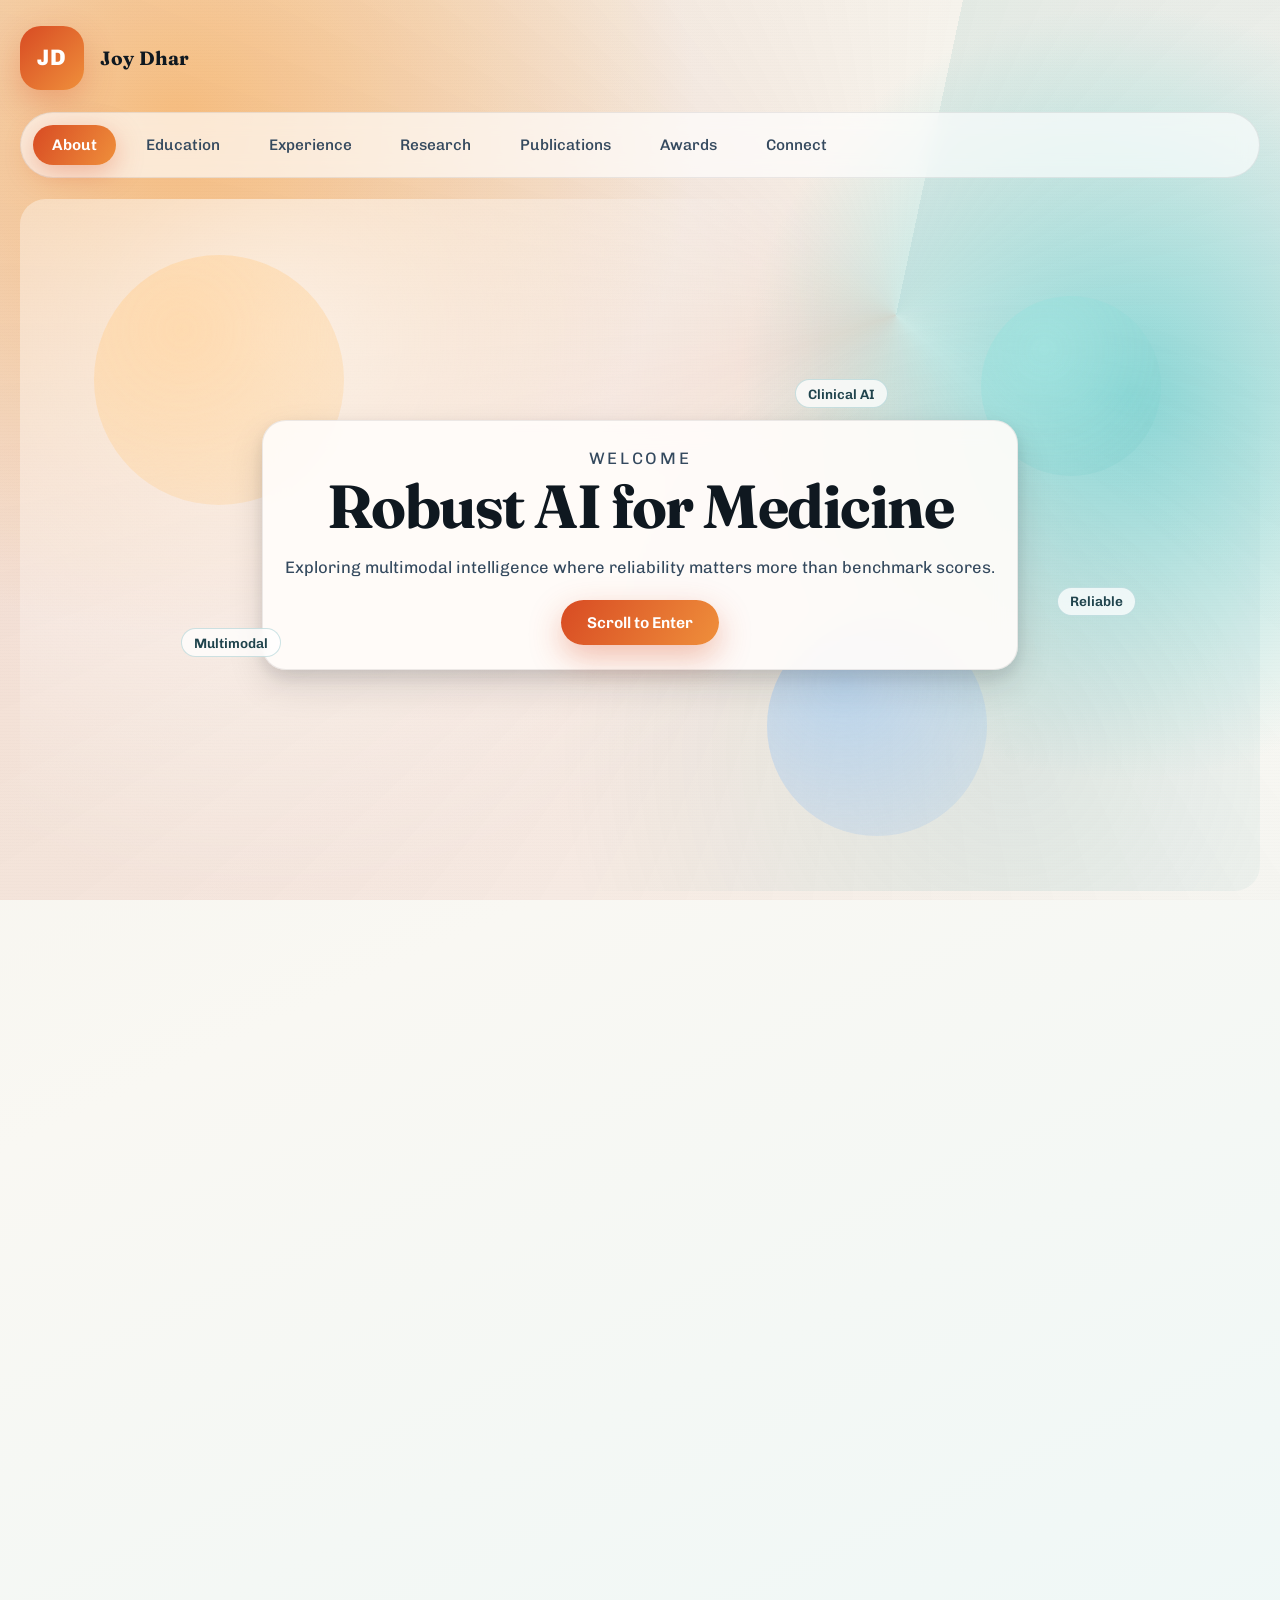
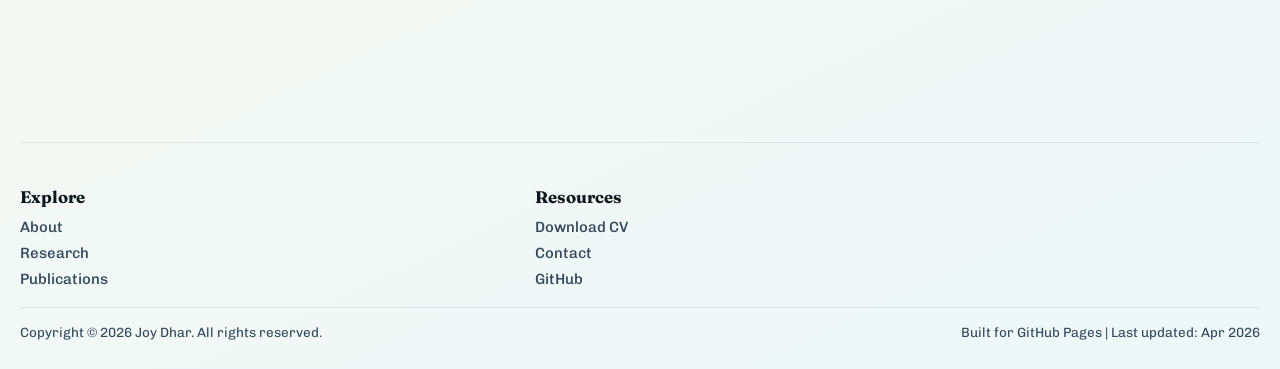
<file: index.html>
<!DOCTYPE html>
<html lang="en">
<head>
  <meta charset="UTF-8">
  <meta name="viewport" content="width=device-width, initial-scale=1.0">
  <meta name="description" content="Joy Dhar | Deep Learning Researcher and Ph.D. Scholar">
  <title>Joy Dhar | About</title>
  <link rel="preconnect" href="https://fonts.googleapis.com">
  <link rel="preconnect" href="https://fonts.gstatic.com" crossorigin>
  <link href="https://fonts.googleapis.com/css2?family=Chivo:wght@400;600;800&family=Fraunces:opsz,wght@9..144,500;9..144,700&display=swap" rel="stylesheet">
  <link rel="stylesheet" href="styles.css">
</head>
<body class="page-about">
  <div class="atmosphere"></div>
  <div class="grain-layer"></div>

  <header class="site-header">
    <a class="brand-mark" href="index.html" aria-label="Home">JD</a>
    <a class="brand-wordmark" href="index.html">Joy Dhar</a>
    <button class="menu-toggle" aria-label="Toggle navigation menu" aria-expanded="false">
      <span class="hamburger"></span>
    </button>
  </header>

  <nav class="tab-nav" aria-label="Portfolio sections">
    <a class="tab-link active" href="index.html">About</a>
    <a class="tab-link" href="education.html">Education</a>
    <a class="tab-link" href="experience.html">Experience</a>
    <a class="tab-link" href="research.html">Research</a>
    <a class="tab-link" href="publications.html">Publications</a>
    <a class="tab-link" href="awards.html">Awards</a>
    <a class="tab-link" href="connect.html">Connect</a>
  </nav>

  <main class="page-shell home-shell">
    <section class="opening-stage" id="opening-stage" aria-label="Welcome section">
      <div class="opening-surface card">
        <p class="section-label">Welcome</p>
        <h2>Robust AI for Medicine</h2>
        <p>Exploring multimodal intelligence where reliability matters more than benchmark scores.</p>
        <a class="scroll-cue" href="#home-content">Scroll to Enter</a>
      </div>

      <span class="opening-orb orb-a" aria-hidden="true"></span>
      <span class="opening-orb orb-b" aria-hidden="true"></span>
      <span class="opening-orb orb-c" aria-hidden="true"></span>
      <span class="opening-chip chip-1" aria-hidden="true">Multimodal</span>
      <span class="opening-chip chip-2" aria-hidden="true">Reliable</span>
      <span class="opening-chip chip-3" aria-hidden="true">Clinical AI</span>
    </section>

    <section id="home-content" class="home-content">
      <section class="hero card reveal">
        <p class="section-label">Profile</p>
        <h2>Building trustworthy AI where clinical reality is noisy, multimodal, and high-stakes.</h2>
        <p>
          I work on heterogeneous medical data that spans imaging, multi-omics, electronic health records,
          and temporal signals. My primary goal is to build reliable models that remain robust under distribution shift,
          adversarial noise, and data scarcity while staying computationally viable for real-world healthcare systems.
        </p>
      </section>

      <section class="grid-two reveal">
        <article class="card">
          <h3>Current Focus</h3>
          <ul>
            <li>Multimodal representation learning for medical analysis</li>
            <li>Adversarial and empirical robustness benchmarking</li>
            <li>Efficient architectures for resource-constrained deployment</li>
            <li>Self-supervised and generative design for healthcare AI</li>
          </ul>
        </article>

        <article class="card">
          <h3>Tooling</h3>
          <p><strong>Languages:</strong> Python, C/C++, Java, C#, PHP, MATLAB</p>
          <p><strong>ML Stack:</strong> TensorFlow, Keras, PyTorch, scikit-learn</p>
          <p><strong>Data Stack:</strong> NumPy, Pandas, OpenCV, SciPy</p>
          <p><strong>Workflow:</strong> Jupyter, Colab, LaTeX, VS Code, Kaggle</p>
        </article>
      </section>

      <section class="spotlight reveal">
        <article class="card">
          <p class="section-label">Research Mission</p>
          <h3>From lab-grade performance to clinically dependable AI.</h3>
          <p>
            The work emphasizes model behavior under uncertainty and practical transferability,
            so systems can move from benchmark success to resilient clinical utility.
          </p>
        </article>
      </section>
    </section>
  </main>

  <footer class="site-footer" aria-label="Site footer">
    <div class="footer-grid">
      <section class="footer-block">
        <p class="footer-title">Explore</p>
        <a href="index.html">About</a>
        <a href="research.html">Research</a>
        <a href="publications.html">Publications</a>
      </section>

      <section class="footer-block">
        <p class="footer-title">Resources</p>
        <a href="Joy_Dhar_CV.pdf" target="_blank" rel="noopener noreferrer">Download CV</a>
        <a href="connect.html">Contact</a>
        <a href="https://github.com/misti1203" target="_blank" rel="noopener noreferrer">GitHub</a>
      </section>
    </div>

    <div class="footer-meta">
      <p>Copyright &copy; <span class="current-year">2026</span> Joy Dhar. All rights reserved.</p>
      <p>Built for GitHub Pages | Last updated: Apr 2026</p>
    </div>
  </footer>

  <script src="script.js"></script>
</body>
</html>
</file>
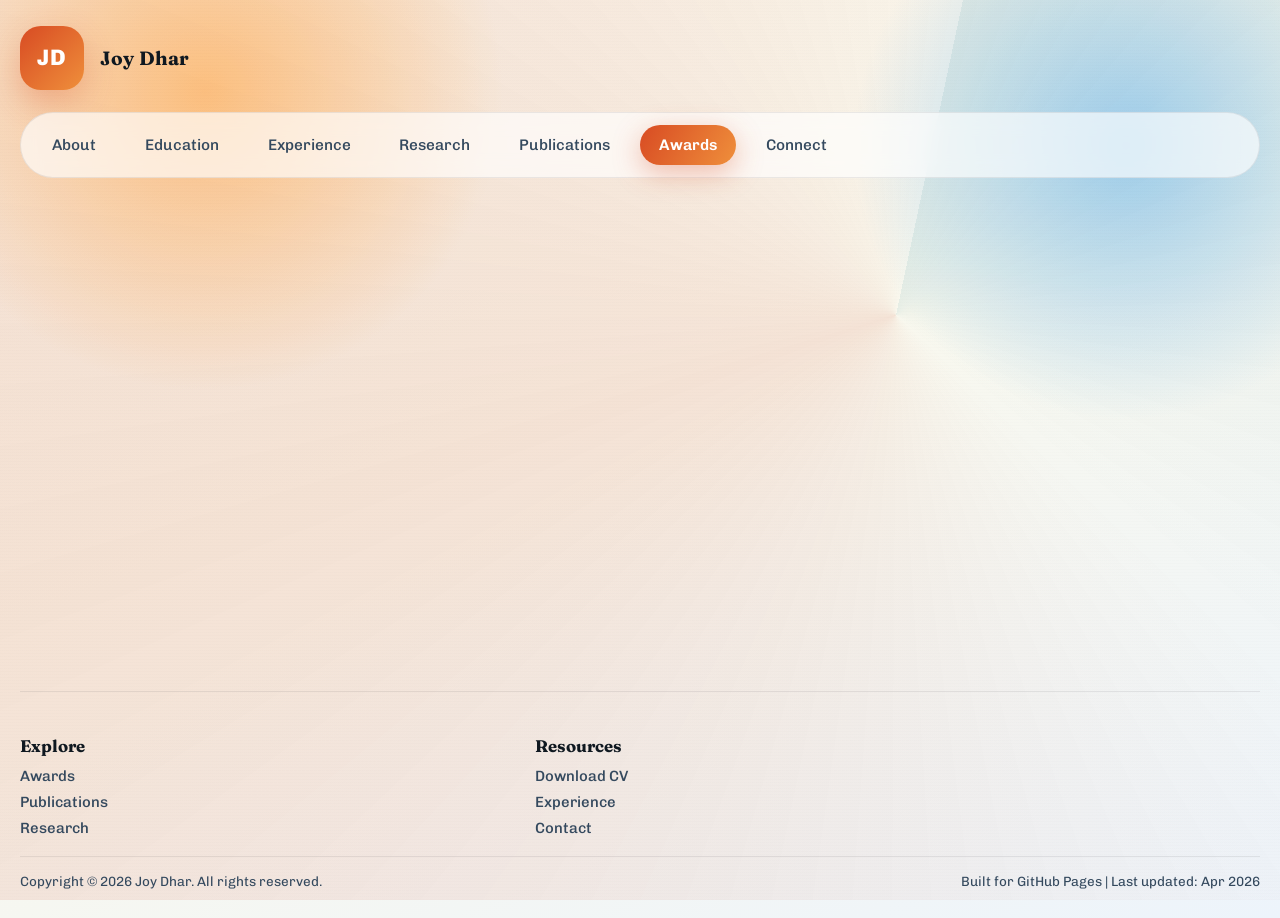
<file: awards.html>
<!DOCTYPE html>
<html lang="en">
<head>
  <meta charset="UTF-8">
  <meta name="viewport" content="width=device-width, initial-scale=1.0">
  <meta name="description" content="Joy Dhar | Awards">
  <title>Joy Dhar | Awards</title>
  <link rel="preconnect" href="https://fonts.googleapis.com">
  <link rel="preconnect" href="https://fonts.gstatic.com" crossorigin>
  <link href="https://fonts.googleapis.com/css2?family=Chivo:wght@400;600;800&family=Fraunces:opsz,wght@9..144,500;9..144,700&display=swap" rel="stylesheet">
  <link rel="stylesheet" href="styles.css">
</head>
<body class="page-awards">
  <div class="atmosphere"></div>
  <div class="grain-layer"></div>

  <header class="site-header">
    <a class="brand-mark" href="index.html" aria-label="Home">JD</a>
    <a class="brand-wordmark" href="index.html">Joy Dhar</a>
    <button class="menu-toggle" aria-label="Toggle navigation menu" aria-expanded="false">
      <span class="hamburger"></span>
    </button>
  </header>

  <nav class="tab-nav" aria-label="Portfolio sections">
    <a class="tab-link" href="index.html">About</a>
    <a class="tab-link" href="education.html">Education</a>
    <a class="tab-link" href="experience.html">Experience</a>
    <a class="tab-link" href="research.html">Research</a>
    <a class="tab-link" href="publications.html">Publications</a>
    <a class="tab-link active" href="awards.html">Awards</a>
    <a class="tab-link" href="connect.html">Connect</a>
  </nav>

  <main class="page-shell">
    <section class="hero card reveal">
      <p class="section-label">Highlights</p>
      <h2>Recognition for research excellence, innovation, and technical competition performance.</h2>
      <p>These achievements mark contributions that bridge research quality with practical implementation capability.</p>
    </section>

    <section class="grid-three reveal">
      <article class="card">
        <h3>ANRF Travel Fund</h3>
        <p class="meta">WACV 2025</p>
        <p>Awarded support for international conference participation.</p>
      </article>
      <article class="card">
        <h3>IEEE VIP Cup Winner</h3>
        <p class="meta">ICIP 2024</p>
        <p>Recognized for competitive excellence in vision and image processing challenge.</p>
      </article>
      <article class="card">
        <h3>IBM India TGMC Finalist</h3>
        <p class="meta">2011</p>
        <p>Finalist distinction in a large-scale technical innovation competition.</p>
      </article>
    </section>
  </main>

  <footer class="site-footer" aria-label="Site footer">
    <div class="footer-grid">

      <section class="footer-block">
        <p class="footer-title">Explore</p>
        <a href="awards.html">Awards</a>
        <a href="publications.html">Publications</a>
        <a href="research.html">Research</a>
      </section>

      <section class="footer-block">
        <p class="footer-title">Resources</p>
        <a href="Joy_Dhar_CV.pdf" target="_blank" rel="noopener noreferrer">Download CV</a>
        <a href="experience.html">Experience</a>
        <a href="connect.html">Contact</a>
      </section>
    </div>

    <div class="footer-meta">
      <p>Copyright &copy; <span class="current-year">2026</span> Joy Dhar. All rights reserved.</p>
      <p>Built for GitHub Pages | Last updated: Apr 2026</p>
    </div>
  </footer>

  <script src="script.js"></script>
</body>
</html>
</file>
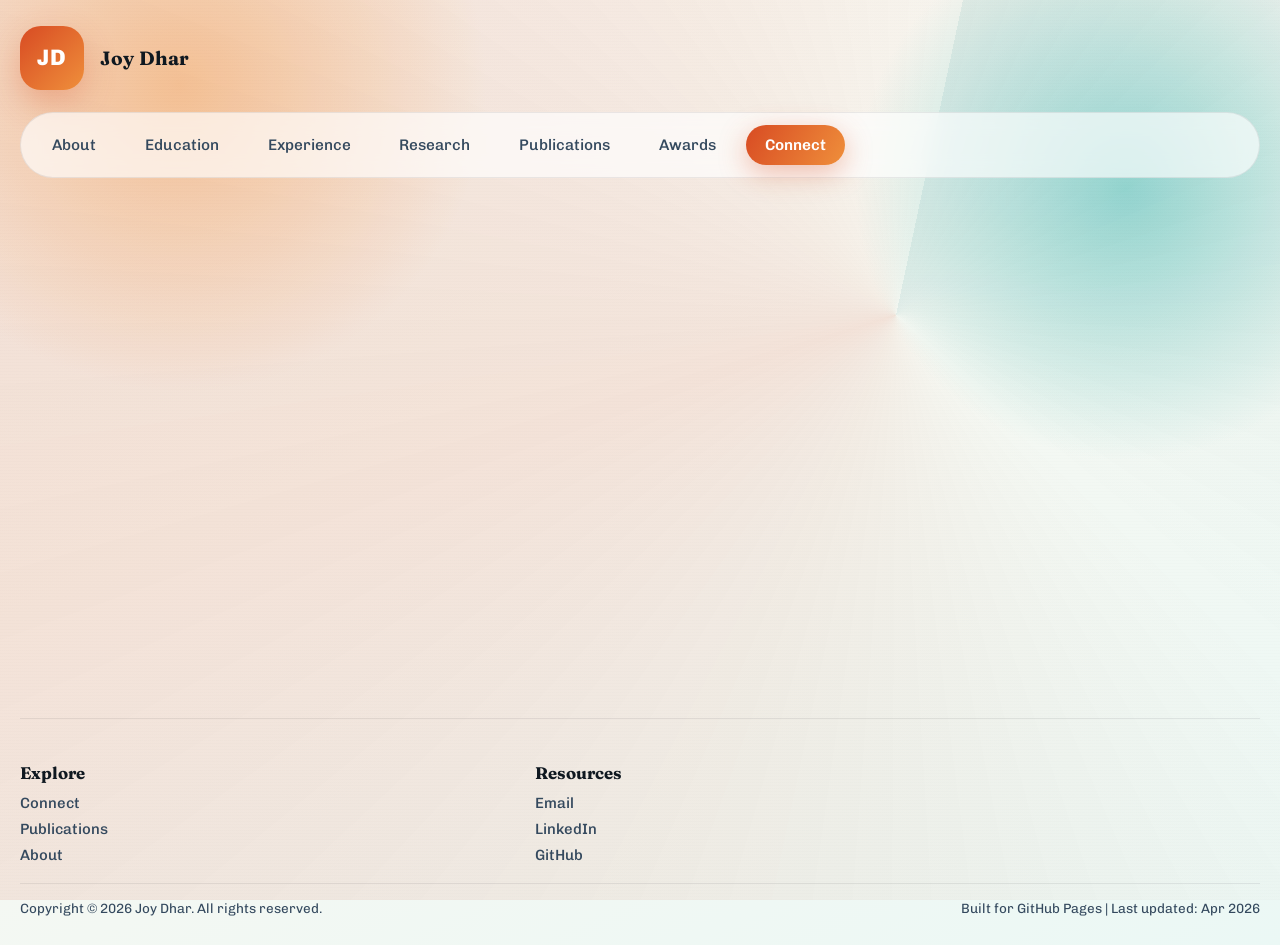
<file: connect.html>
<!DOCTYPE html>
<html lang="en">
<head>
  <meta charset="UTF-8">
  <meta name="viewport" content="width=device-width, initial-scale=1.0">
  <meta name="description" content="Joy Dhar | Connect">
  <title>Joy Dhar | Connect</title>
  <link rel="preconnect" href="https://fonts.googleapis.com">
  <link rel="preconnect" href="https://fonts.gstatic.com" crossorigin>
  <link href="https://fonts.googleapis.com/css2?family=Chivo:wght@400;600;800&family=Fraunces:opsz,wght@9..144,500;9..144,700&display=swap" rel="stylesheet">
  <link rel="stylesheet" href="styles.css">
</head>
<body class="page-connect">
  <div class="atmosphere"></div>
  <div class="grain-layer"></div>

  <header class="site-header">
    <a class="brand-mark" href="index.html" aria-label="Home">JD</a>
    <a class="brand-wordmark" href="index.html">Joy Dhar</a>
    <button class="menu-toggle" aria-label="Toggle navigation menu" aria-expanded="false">
      <span class="hamburger"></span>
    </button>
  </header>

  <nav class="tab-nav" aria-label="Portfolio sections">
    <a class="tab-link" href="index.html">About</a>
    <a class="tab-link" href="education.html">Education</a>
    <a class="tab-link" href="experience.html">Experience</a>
    <a class="tab-link" href="research.html">Research</a>
    <a class="tab-link" href="publications.html">Publications</a>
    <a class="tab-link" href="awards.html">Awards</a>
    <a class="tab-link active" href="connect.html">Connect</a>
  </nav>

  <main class="page-shell">
    <section class="hero card reveal">
      <p class="section-label">Contact</p>
      <h2>Let us build robust, meaningful, and clinically useful AI systems together.</h2>
      <p>Reach out for collaborations in multimodal learning, medical image analysis, and trustworthy AI.</p>
    </section>

    <section class="grid-two reveal">
      <article class="card">
        <h3>Direct Contact</h3>
        <p>Email: <a href="mailto:joy.22csz0003@iitrpr.ac.in">joy.22csz0003@iitrpr.ac.in</a></p>
        <p>Phone: <a href="tel:+918777091225">(+91) 8777091225</a></p>
        <p>Location: Kolkata, India</p>
      </article>

      <article class="card">
        <h3>Profiles</h3>
        <p><a href="https://github.com/misti1203" target="_blank" rel="noopener noreferrer">GitHub: misti1203</a></p>
        <p><a href="https://linkedin.com/in/joy-dhar-42930a248" target="_blank" rel="noopener noreferrer">LinkedIn: joy-dhar-42930a248</a></p>
        <p><a href="Joy_Dhar_CV.pdf" target="_blank" rel="noopener noreferrer">Open Resume PDF</a></p>
      </article>
    </section>
  </main>

  <footer class="site-footer" aria-label="Site footer">
    <div class="footer-grid">
      <section class="footer-block">
        <p class="footer-title">Explore</p>
        <a href="connect.html">Connect</a>
        <a href="publications.html">Publications</a>
        <a href="index.html">About</a>
      </section>

      <section class="footer-block">
        <p class="footer-title">Resources</p>
        <a href="mailto:joy.22csz0003@iitrpr.ac.in">Email</a>
        <a href="https://linkedin.com/in/joy-dhar-42930a248" target="_blank" rel="noopener noreferrer">LinkedIn</a>
        <a href="https://github.com/misti1203" target="_blank" rel="noopener noreferrer">GitHub</a>
      </section>
    </div>

    <div class="footer-meta">
      <p>Copyright &copy; <span class="current-year">2026</span> Joy Dhar. All rights reserved.</p>
      <p>Built for GitHub Pages | Last updated: Apr 2026</p>
    </div>
  </footer>

  <script src="script.js"></script>
</body>
</html>
</file>
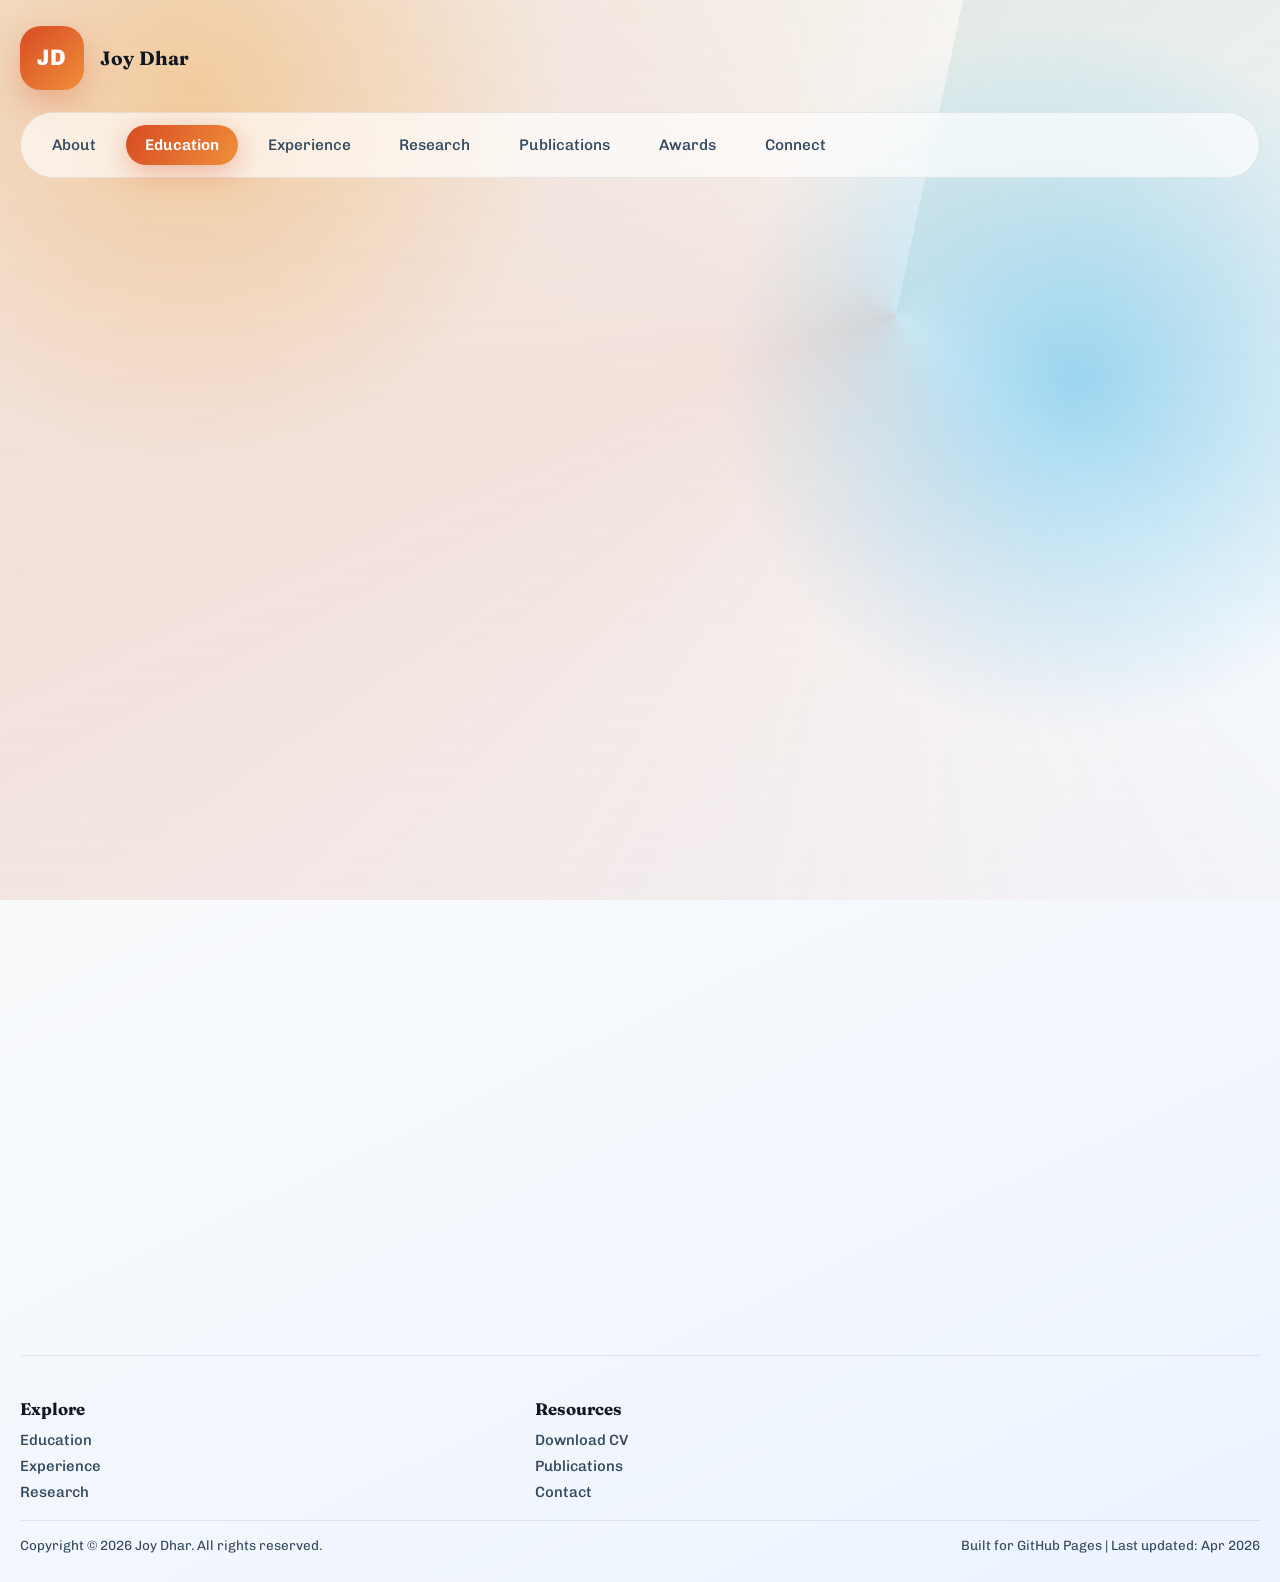
<file: education.html>
<!DOCTYPE html>
<html lang="en">
<head>
  <meta charset="UTF-8">
  <meta name="viewport" content="width=device-width, initial-scale=1.0">
  <meta name="description" content="Joy Dhar | Education">
  <title>Joy Dhar | Education</title>
  <link rel="preconnect" href="https://fonts.googleapis.com">
  <link rel="preconnect" href="https://fonts.gstatic.com" crossorigin>
  <link href="https://fonts.googleapis.com/css2?family=Chivo:wght@400;600;800&family=Fraunces:opsz,wght@9..144,500;9..144,700&display=swap" rel="stylesheet">
  <link rel="stylesheet" href="styles.css">
</head>
<body class="page-education">
  <div class="atmosphere"></div>
  <div class="grain-layer"></div>

  <header class="site-header">
    <a class="brand-mark" href="index.html" aria-label="Home">JD</a>
    <a class="brand-wordmark" href="index.html">Joy Dhar</a>
    <button class="menu-toggle" aria-label="Toggle navigation menu" aria-expanded="false">
      <span class="hamburger"></span>
    </button>
  </header>

  <nav class="tab-nav" aria-label="Portfolio sections">
    <a class="tab-link" href="index.html">About</a>
    <a class="tab-link active" href="education.html">Education</a>
    <a class="tab-link" href="experience.html">Experience</a>
    <a class="tab-link" href="research.html">Research</a>
    <a class="tab-link" href="publications.html">Publications</a>
    <a class="tab-link" href="awards.html">Awards</a>
    <a class="tab-link" href="connect.html">Connect</a>
  </nav>

  <main class="page-shell">
    <section class="hero card reveal">
      <p class="section-label">Trajectory</p>
      <h2>From strong engineering fundamentals to medical AI research specialization.</h2>
      <p>My education combines rigorous computer science training with research depth in deep learning and multimodal healthcare analytics.</p>
    </section>

    <section class="timeline reveal">
      <article class="card timeline-item">
        <h3>Ph.D. in Computer Science and Engineering</h3>
        <p class="meta">Indian Institute of Technology Ropar | Jul 2022 - Jun 2027</p>
        <p>Advisor: Dr. Puneet Goyal</p>
        <p>Institute Scholarship Recipient</p>
      </article>

      <article class="card timeline-item">
        <h3>M.Tech. in Computer Science and Engineering</h3>
        <p class="meta">Maulana Abul Kalam Azad University of Technology | Aug 2015 - Nov 2017</p>
        <p>CGPA: 8.92/10 (A+)</p>
        <p>Department Rank: 3</p>
      </article>

      <article class="card timeline-item">
        <h3>B.Tech. in Computer Science and Engineering</h3>
        <p class="meta">West Bengal University of Technology | Aug 2009 - Nov 2012</p>
        <p>CGPA: 8.59/10 (A+)</p>
        <p>Department Rank: 10</p>
      </article>
    </section>

    <section class="grid-three reveal">
      <article class="card kpi">
        <p class="section-label">Depth</p>
        <strong>Ph.D.</strong>
        <span>Current research track in AI and healthcare data fusion.</span>
      </article>
      <article class="card kpi">
        <p class="section-label">Performance</p>
        <strong>8.92</strong>
        <span>M.Tech CGPA with top-tier departmental ranking.</span>
      </article>
      <article class="card kpi">
        <p class="section-label">Consistency</p>
        <strong>A+</strong>
        <span>Strong performance sustained through engineering programs.</span>
      </article>
    </section>
  </main>

  <footer class="site-footer" aria-label="Site footer">
    <div class="footer-grid">
      <section class="footer-block">
        <p class="footer-title">Explore</p>
        <a href="education.html">Education</a>
        <a href="experience.html">Experience</a>
        <a href="research.html">Research</a>
      </section>

      <section class="footer-block">
        <p class="footer-title">Resources</p>
        <a href="Joy_Dhar_CV.pdf" target="_blank" rel="noopener noreferrer">Download CV</a>
        <a href="publications.html">Publications</a>
        <a href="connect.html">Contact</a>
      </section>
    </div>

    <div class="footer-meta">
      <p>Copyright &copy; <span class="current-year">2026</span> Joy Dhar. All rights reserved.</p>
      <p>Built for GitHub Pages | Last updated: Apr 2026</p>
    </div>
  </footer>

  <script src="script.js"></script>
</body>
</html>
</file>
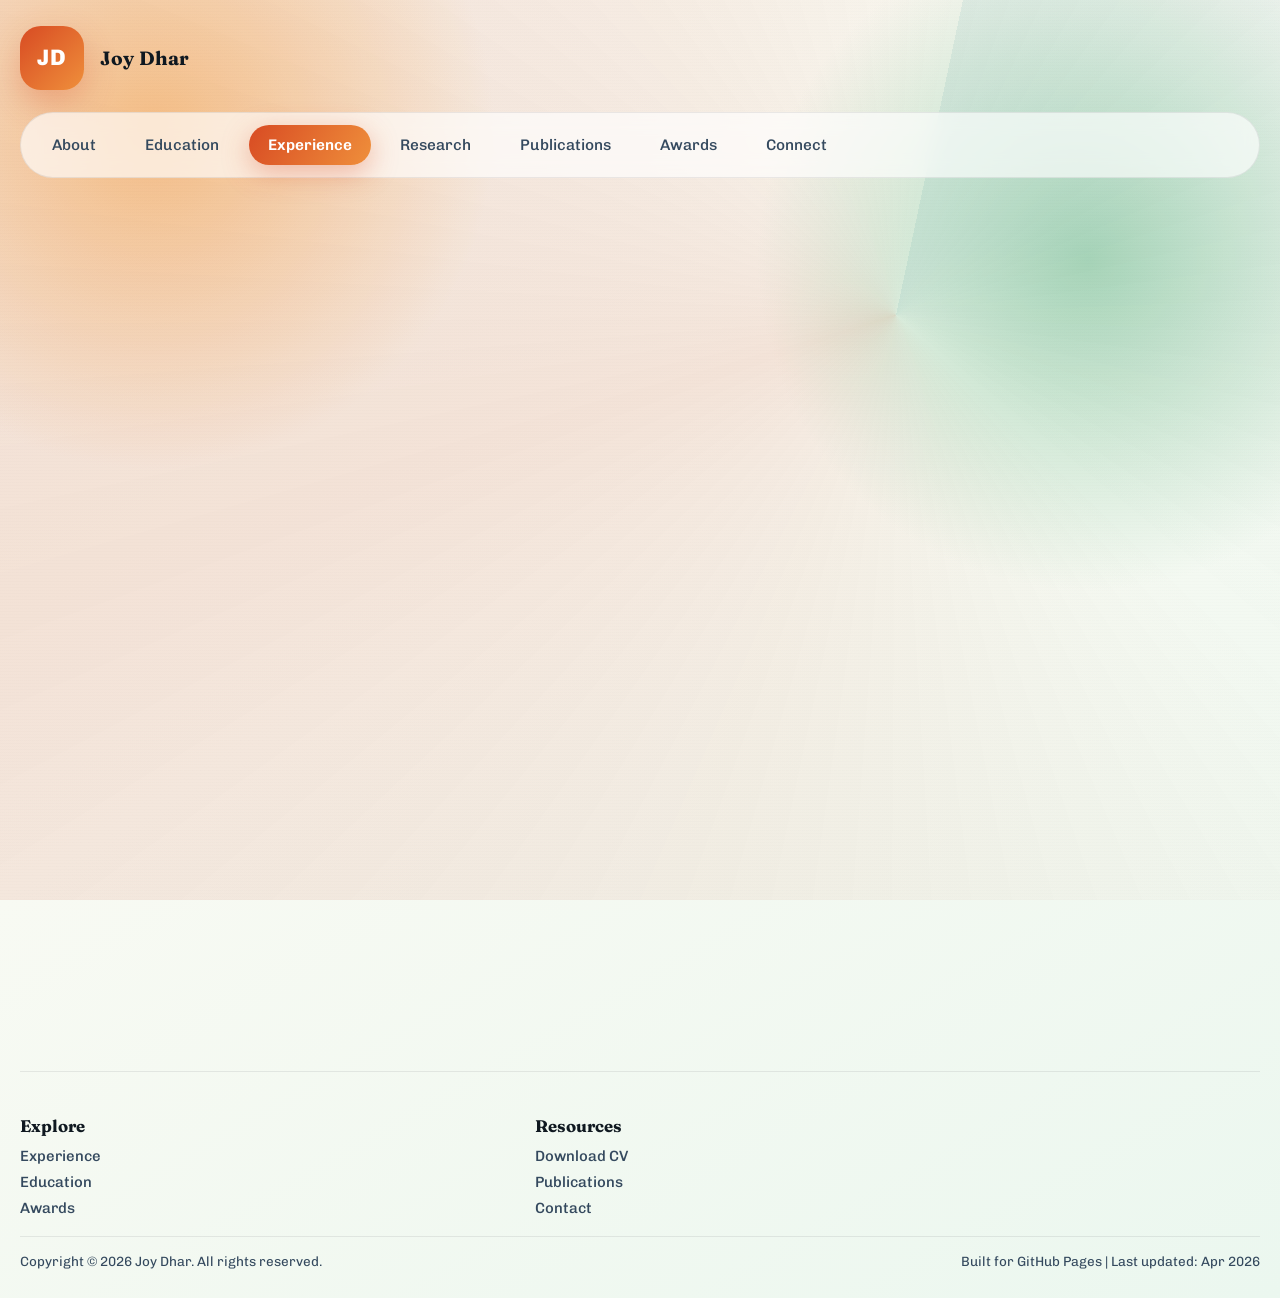
<file: experience.html>
<!DOCTYPE html>
<html lang="en">
<head>
  <meta charset="UTF-8">
  <meta name="viewport" content="width=device-width, initial-scale=1.0">
  <meta name="description" content="Joy Dhar | Experience">
  <title>Joy Dhar | Experience</title>
  <link rel="preconnect" href="https://fonts.googleapis.com">
  <link rel="preconnect" href="https://fonts.gstatic.com" crossorigin>
  <link href="https://fonts.googleapis.com/css2?family=Chivo:wght@400;600;800&family=Fraunces:opsz,wght@9..144,500;9..144,700&display=swap" rel="stylesheet">
  <link rel="stylesheet" href="styles.css">
</head>
<body class="page-experience">
  <div class="atmosphere"></div>
  <div class="grain-layer"></div>

  <header class="site-header">
    <a class="brand-mark" href="index.html" aria-label="Home">JD</a>
    <a class="brand-wordmark" href="index.html">Joy Dhar</a>
    <button class="menu-toggle" aria-label="Toggle navigation menu" aria-expanded="false">
      <span class="hamburger"></span>
    </button>
  </header>

  <nav class="tab-nav" aria-label="Portfolio sections">
    <a class="tab-link" href="index.html">About</a>
    <a class="tab-link" href="education.html">Education</a>
    <a class="tab-link active" href="experience.html">Experience</a>
    <a class="tab-link" href="research.html">Research</a>
    <a class="tab-link" href="publications.html">Publications</a>
    <a class="tab-link" href="awards.html">Awards</a>
    <a class="tab-link" href="connect.html">Connect</a>
  </nav>

  <main class="page-shell">
    <section class="hero card reveal">
      <p class="section-label">Roles</p>
      <h2>Five roles across research labs, higher education, and school-level instruction.</h2>
      <p>The progression reflects a continuous arc: teach clearly, investigate deeply, and build systems that transfer knowledge into impact.</p>
    </section>

    <section class="grid-two reveal">
      <article class="card">
        <h3>Teaching Assistant</h3>
        <p class="meta">IIT Ropar | 2022 - 2027</p>
        <p>Supporting advanced coursework and research-oriented mentoring in computer science.</p>
      </article>

      <article class="card">
        <h3>Research Assistant</h3>
        <p class="meta">National Sun Yat-sen University | 2021 - 2022</p>
        <p>Contributed to deep learning research workflows and experimental pipelines.</p>
      </article>

      <article class="card">
        <h3>Information Technology Teacher</h3>
        <p class="meta">Hatgobindapur M.C. High School | 2016 - 2021</p>
        <p>Delivered practical IT education and foundational digital skills.</p>
      </article>

      <article class="card">
        <h3>Lecturer in Computer Science & Technology</h3>
        <p class="meta">JLD College of Engineering & Management | 2014 - 2016</p>
        <p>Taught core CS subjects and guided student projects.</p>
      </article>
    </section>

    <section class="grid-three reveal">
      <article class="card kpi">
        <p class="section-label">Teaching</p>
        <strong>8+ Years</strong>
        <span>Classroom and mentoring experience across levels.</span>
      </article>
      <article class="card kpi">
        <p class="section-label">Research</p>
        <strong>Ph.D. Era</strong>
        <span>Focused on robust multimodal healthcare AI.</span>
      </article>
      <article class="card kpi">
        <p class="section-label">Leadership</p>
        <strong>Cross-role</strong>
        <span>Educator, researcher, and collaborator in diverse teams.</span>
      </article>
    </section>
  </main>

  <footer class="site-footer" aria-label="Site footer">
    <div class="footer-grid">
      <section class="footer-block">
        <p class="footer-title">Explore</p>
        <a href="experience.html">Experience</a>
        <a href="education.html">Education</a>
        <a href="awards.html">Awards</a>
      </section>

      <section class="footer-block">
        <p class="footer-title">Resources</p>
        <a href="Joy_Dhar_CV.pdf" target="_blank" rel="noopener noreferrer">Download CV</a>
        <a href="publications.html">Publications</a>
        <a href="connect.html">Contact</a>
      </section>
    </div>

    <div class="footer-meta">
      <p>Copyright &copy; <span class="current-year">2026</span> Joy Dhar. All rights reserved.</p>
      <p>Built for GitHub Pages | Last updated: Apr 2026</p>
    </div>
  </footer>

  <script src="script.js"></script>
</body>
</html>
</file>
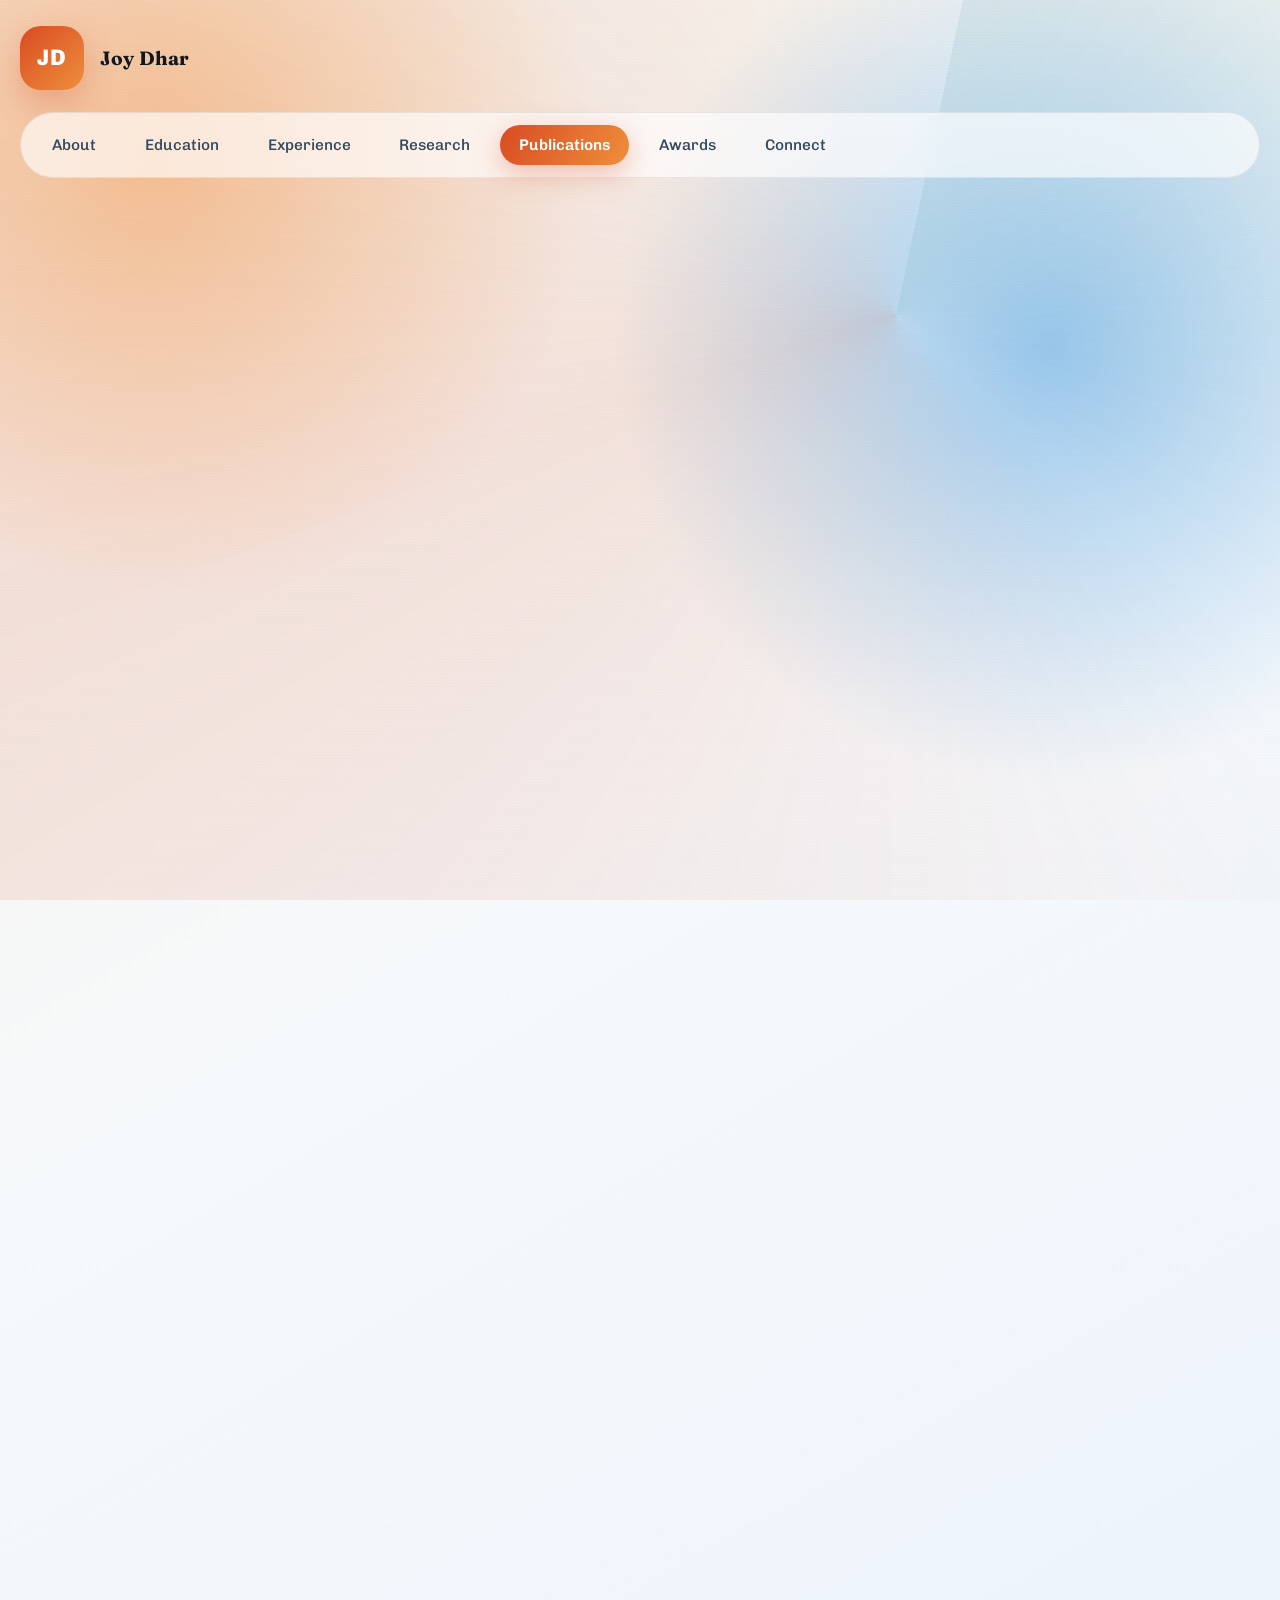
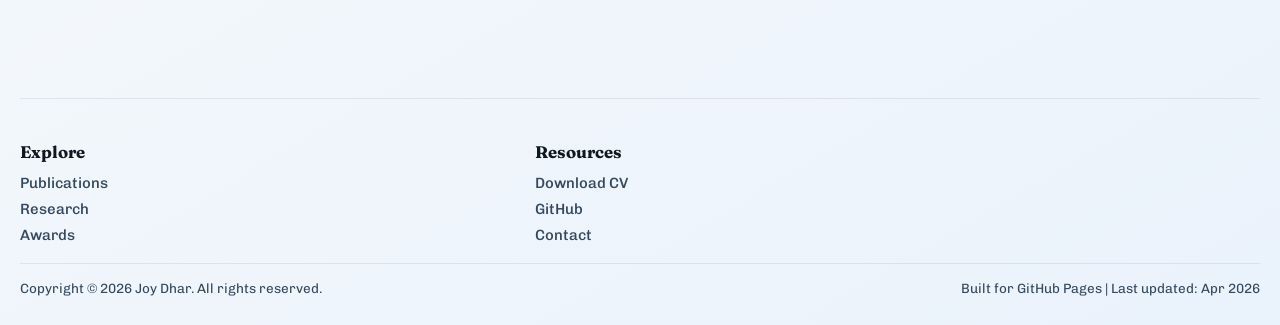
<file: publications.html>
<!DOCTYPE html>
<html lang="en">
<head>
  <meta charset="UTF-8">
  <meta name="viewport" content="width=device-width, initial-scale=1.0">
  <meta name="description" content="Joy Dhar | Publications">
  <title>Joy Dhar | Publications</title>
  <link rel="preconnect" href="https://fonts.googleapis.com">
  <link rel="preconnect" href="https://fonts.gstatic.com" crossorigin>
  <link href="https://fonts.googleapis.com/css2?family=Chivo:wght@400;600;800&family=Fraunces:opsz,wght@9..144,500;9..144,700&display=swap" rel="stylesheet">
  <link rel="stylesheet" href="styles.css">
</head>
<body class="page-publications">
  <div class="atmosphere"></div>
  <div class="grain-layer"></div>

  <header class="site-header">
    <a class="brand-mark" href="index.html" aria-label="Home">JD</a>
    <a class="brand-wordmark" href="index.html">Joy Dhar</a>
    <button class="menu-toggle" aria-label="Toggle navigation menu" aria-expanded="false">
      <span class="hamburger"></span>
    </button>
  </header>

  <nav class="tab-nav" aria-label="Portfolio sections">
    <a class="tab-link" href="index.html">About</a>
    <a class="tab-link" href="education.html">Education</a>
    <a class="tab-link" href="experience.html">Experience</a>
    <a class="tab-link" href="research.html">Research</a>
    <a class="tab-link active" href="publications.html">Publications</a>
    <a class="tab-link" href="awards.html">Awards</a>
    <a class="tab-link" href="connect.html">Connect</a>
  </nav>

  <main class="page-shell">
    <section class="hero card reveal">
      <p class="section-label">Selected Work</p>
      <h2>Publications spanning top-tier conference venues and high-impact journals.</h2>
      <p>The work emphasizes multimodal fusion strategies, robustness analysis, and practical reliability for healthcare AI systems.</p>
    </section>

    <section class="publication-grid reveal">
      <article class="card publication-card tilt-card">
        <p class="section-label">ICLR 2026</p>
        <h3>Certified VS. Empirical Adversarial Robustness via Hybrid Convolutions with Attention Stochasticity</h3>
        <p class="meta">J. Dhar et al.</p>
        <div class="action-row">
          <a class="chip" href="https://iclr.cc/" target="_blank" rel="noopener noreferrer">Venue</a>
          <a class="chip" href="https://arxiv.org/search/?query=Certified+VS.+Empirical+adversarial+robustness+via+hybrid+convolutions+with+attention+stochasticity&searchtype=all" target="_blank" rel="noopener noreferrer">arXiv</a>
          <a class="chip" href="Joy_Dhar_CV.pdf" target="_blank" rel="noopener noreferrer">PDF</a>
        </div>
      </article>

      <article class="card publication-card tilt-card">
        <p class="section-label">SIGKDD 2026</p>
        <h3>Effective and Robust Multimodal Medical Image Analysis</h3>
        <p class="meta">J. Dhar et al.</p>
        <div class="action-row">
          <a class="chip" href="https://kdd.org/kdd2026/" target="_blank" rel="noopener noreferrer">Venue</a>
          <a class="chip" href="https://arxiv.org/search/?query=Effective+and+Robust+Multimodal+Medical+Image+Analysis&searchtype=all" target="_blank" rel="noopener noreferrer">arXiv</a>
          <a class="chip" href="Joy_Dhar_CV.pdf" target="_blank" rel="noopener noreferrer">PDF</a>
        </div>
      </article>

      <article class="card publication-card tilt-card">
        <p class="section-label">WACV 2026</p>
        <h3>HyPCA-Net: Advancing Multimodal Fusion in Medical Image Analysis</h3>
        <p class="meta">J. Dhar et al.</p>
        <div class="action-row">
          <a class="chip" href="https://wacv.thecvf.com/" target="_blank" rel="noopener noreferrer">Venue</a>
          <a class="chip" href="https://arxiv.org/search/?query=HyPCA-Net+Advancing+Multimodal+Fusion+in+Medical+Image+Analysis&searchtype=all" target="_blank" rel="noopener noreferrer">arXiv</a>
          <a class="chip" href="Joy_Dhar_CV.pdf" target="_blank" rel="noopener noreferrer">PDF</a>
        </div>
      </article>

      <article class="card publication-card tilt-card">
        <p class="section-label">WACV 2025</p>
        <h3>Multimodal Fusion Learning with Dual Attention for Medical Imaging</h3>
        <p class="meta">J. Dhar et al.</p>
        <div class="action-row">
          <a class="chip" href="https://wacv.thecvf.com/" target="_blank" rel="noopener noreferrer">Venue</a>
          <a class="chip" href="https://arxiv.org/search/?query=Multimodal+fusion+learning+with+dual+attention+for+medical+imaging&searchtype=all" target="_blank" rel="noopener noreferrer">code</a>
          <a class="chip" href="Joy_Dhar_CV.pdf" target="_blank" rel="noopener noreferrer">PDF</a>
        </div>
      </article>

      <article class="card publication-card tilt-card">
        <p class="section-label">Information Fusion (2026)</p>
        <h3>Journal Paper, Volume 127</h3>
        <p class="meta">J. Dhar et al.</p>
        <div class="action-row">
          <a class="chip" href="https://www.sciencedirect.com/journal/information-fusion" target="_blank" rel="noopener noreferrer">Journal</a>
          <a class="chip" href="https://scholar.google.com/scholar?q=J+Dhar+Information+Fusion+127+2026" target="_blank" rel="noopener noreferrer">Scholar</a>
          <a class="chip" href="Joy_Dhar_CV.pdf" target="_blank" rel="noopener noreferrer">PDF</a>
        </div>
      </article>

      <article class="card publication-card tilt-card">
        <p class="section-label">Applied Soft Computing (2025)</p>
        <h3>Journal Paper, Volume 169</h3>
        <p class="meta">J. Dhar et al.</p>
        <div class="action-row">
          <a class="chip" href="https://www.sciencedirect.com/journal/applied-soft-computing" target="_blank" rel="noopener noreferrer">Journal</a>
          <a class="chip" href="https://scholar.google.com/scholar?q=J+Dhar+Applied+Soft+Computing+169+2025" target="_blank" rel="noopener noreferrer">Scholar</a>
          <a class="chip" href="Joy_Dhar_CV.pdf" target="_blank" rel="noopener noreferrer">PDF</a>
        </div>
      </article>
    </section>

    <section class="grid-two reveal">
      <article class="card">
        <p class="section-label">Current Projects</p>
        <h3>Devising Hybrid Space Aware Attention for Multimodal Fusion</h3>
      </article>
      <article class="card">
        <p class="section-label">Current Projects</p>
        <h3>Robust-Zero: A Defense Framework for Zero-Shot Classification</h3>
      </article>
    </section>

    <section class="card reveal viz-card">
      <p class="section-label">Research Signal</p>
      <h3>Visualization of focus intensity across active research dimensions</h3>
      <div class="signal-grid">
        <div class="signal-item">
          <span>Multimodal Fusion</span>
          <div class="meter"><i style="--value: 94%"></i></div>
        </div>
        <div class="signal-item">
          <span>Robustness</span>
          <div class="meter"><i style="--value: 91%"></i></div>
        </div>
        <div class="signal-item">
          <span>Efficiency</span>
          <div class="meter"><i style="--value: 87%"></i></div>
        </div>
        <div class="signal-item">
          <span>Clinical Applicability</span>
          <div class="meter"><i style="--value: 89%"></i></div>
        </div>
      </div>
    </section>
  </main>

  <footer class="site-footer" aria-label="Site footer">
    <div class="footer-grid">
      <section class="footer-block">
        <p class="footer-title">Explore</p>
        <a href="publications.html">Publications</a>
        <a href="research.html">Research</a>
        <a href="awards.html">Awards</a>
      </section>

      <section class="footer-block">
        <p class="footer-title">Resources</p>
        <a href="Joy_Dhar_CV.pdf" target="_blank" rel="noopener noreferrer">Download CV</a>
        <a href="https://github.com/misti1203" target="_blank" rel="noopener noreferrer">GitHub</a>
        <a href="connect.html">Contact</a>
      </section>
    </div>

    <div class="footer-meta">
      <p>Copyright &copy; <span class="current-year">2026</span> Joy Dhar. All rights reserved.</p>
      <p>Built for GitHub Pages | Last updated: Apr 2026</p>
    </div>
  </footer>

  <script src="script.js"></script>
</body>
</html>
</file>
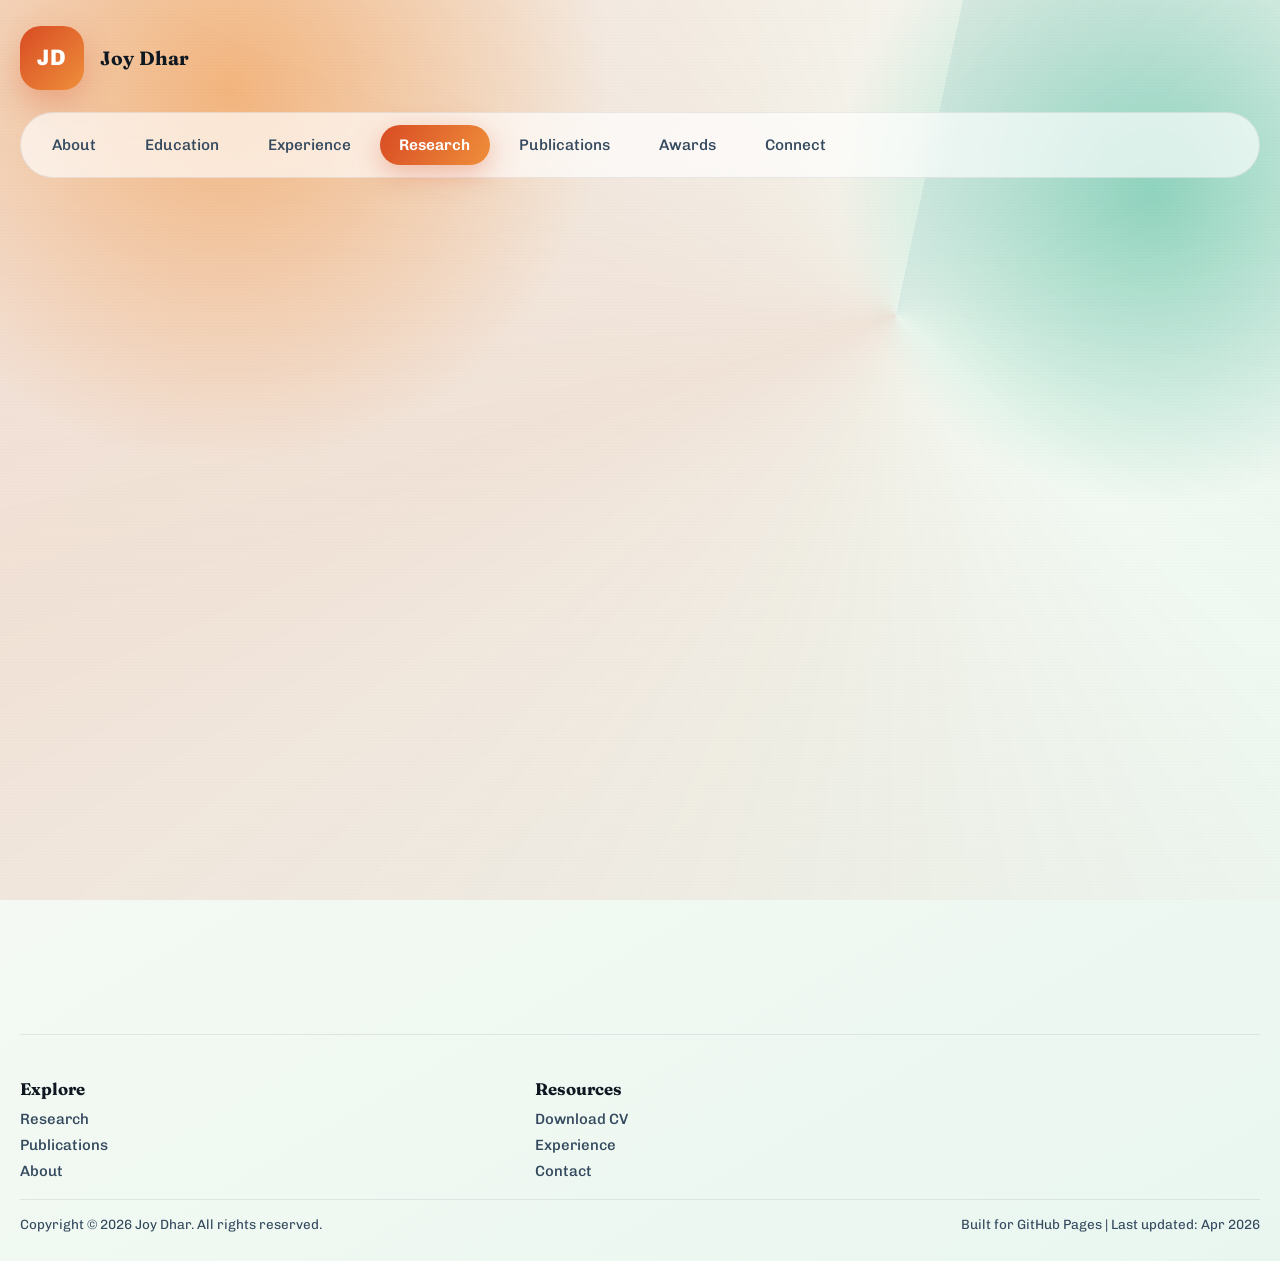
<file: research.html>
<!DOCTYPE html>
<html lang="en">
<head>
  <meta charset="UTF-8">
  <meta name="viewport" content="width=device-width, initial-scale=1.0">
  <meta name="description" content="Joy Dhar | Research">
  <title>Joy Dhar | Research</title>
  <link rel="preconnect" href="https://fonts.googleapis.com">
  <link rel="preconnect" href="https://fonts.gstatic.com" crossorigin>
  <link href="https://fonts.googleapis.com/css2?family=Chivo:wght@400;600;800&family=Fraunces:opsz,wght@9..144,500;9..144,700&display=swap" rel="stylesheet">
  <link rel="stylesheet" href="styles.css">
</head>
<body class="page-research">
  <div class="atmosphere"></div>
  <div class="grain-layer"></div>

  <header class="site-header">
    <a class="brand-mark" href="index.html" aria-label="Home">JD</a>
    <a class="brand-wordmark" href="index.html">Joy Dhar</a>
    <button class="menu-toggle" aria-label="Toggle navigation menu" aria-expanded="false">
      <span class="hamburger"></span>
    </button>
  </header>

  <nav class="tab-nav" aria-label="Portfolio sections">
    <a class="tab-link" href="index.html">About</a>
    <a class="tab-link" href="education.html">Education</a>
    <a class="tab-link" href="experience.html">Experience</a>
    <a class="tab-link active" href="research.html">Research</a>
    <a class="tab-link" href="publications.html">Publications</a>
    <a class="tab-link" href="awards.html">Awards</a>
    <a class="tab-link" href="connect.html">Connect</a>
  </nav>

  <main class="page-shell">
    <section class="hero card reveal">
      <p class="section-label">Core Direction</p>
      <h2>Designing models that are not only accurate, but dependable under real-world uncertainty.</h2>
      <p>My research prioritizes reliability, transferability, and computational realism in AI systems handling complex biomedical signals.</p>
    </section>

    <section class="grid-two reveal">
      <article class="card">
        <h3>Multimodal & Generative Models</h3>
        <p>Fusion methods for heterogeneous sources such as imaging, omics, and tabular health records.</p>
      </article>
      <article class="card">
        <h3>Robustness & Reliability Analysis</h3>
        <p>Studying model failure boundaries and strengthening resilience against adversarial perturbations.</p>
      </article>
      <article class="card">
        <h3>Domain Adaptation Analysis</h3>
        <p>Generalization across institutions, sensors, and demographic shifts.</p>
      </article>
      <article class="card">
        <h3>Foundations & Architectures</h3>
        <p>Supervised and self-supervised learning paradigms with architecture-level innovations.</p>
      </article>
      <article class="card">
        <h3>Biomedical & Healthcare AI</h3>
        <p>Targeting clinically relevant tasks where interpretability and consistency matter.</p>
      </article>
      <article class="card">
        <h3>Active Project Threads</h3>
        <p>Hybrid Space Aware Attention and Robust-Zero for reliable multimodal learning.</p>
      </article>
    </section>
  </main>

  <footer class="site-footer" aria-label="Site footer">
    <div class="footer-grid">
      <section class="footer-block">
        <p class="footer-title">Explore</p>
        <a href="research.html">Research</a>
        <a href="publications.html">Publications</a>
        <a href="index.html">About</a>
      </section>

      <section class="footer-block">
        <p class="footer-title">Resources</p>
        <a href="Joy_Dhar_CV.pdf" target="_blank" rel="noopener noreferrer">Download CV</a>
        <a href="experience.html">Experience</a>
        <a href="connect.html">Contact</a>
      </section>
    </div>

    <div class="footer-meta">
      <p>Copyright &copy; <span class="current-year">2026</span> Joy Dhar. All rights reserved.</p>
      <p>Built for GitHub Pages | Last updated: Apr 2026</p>
    </div>
  </footer>

  <script src="script.js"></script>
</body>
</html>
</file>
<file: styles.css>
/* World-Class Portfolio Design System - Enhanced 2026 */

:root {
  /* Core Colors */
  --ink: #0f1820;
  --ink-soft: #34495e;
  --surface: rgba(255, 252, 250, 0.92);
  --surface-dim: rgba(255, 252, 250, 0.65);
  --line: rgba(15, 24, 32, 0.08);
  --line-accent: rgba(26, 138, 153, 0.15);
  
  /* Accent Colors */
  --accent: #d84b23;
  --accent-soft: #1a8a99;
  --accent-light: #4fa9b8;
  --accent-xsoft: #e8f4f6;
  
  /* Layout */
  --radius-lg: 1.5rem;
  --radius-md: 1.1rem;
  --radius-sm: 0.875rem;
  --radius-xs: 0.5rem;
  
  /* Shadows - Refined 3D Depth */
  --shadow-xs: 0 2px 6px rgba(15, 24, 32, 0.06);
  --shadow-sm: 0 4px 12px rgba(15, 24, 32, 0.08);
  --shadow: 0 6px 16px rgba(15, 24, 32, 0.1), 0 16px 36px rgba(15, 24, 32, 0.12);
  --shadow-md: 0 10px 28px rgba(15, 24, 32, 0.14);
  --shadow-lg: 0 16px 48px rgba(15, 24, 32, 0.16);
  --shadow-xl: 0 24px 72px rgba(15, 24, 32, 0.18);
  
  /* Max Width */
  --max: min(1240px, calc(100% - 2rem));
}

* {
  box-sizing: border-box;
}

html,
body {
  margin: 0;
  padding: 0;
  min-height: 100%;
}

body {
  font-family: "Chivo", "Segoe UI", sans-serif;
  color: var(--ink);
  overflow-x: hidden;
  position: relative;
  background: linear-gradient(155deg, #f4f0e8, #f9f8f3 45%, #ecf8f8);
  font-feature-settings: "liga" 1, "calt" 1;
  -webkit-font-smoothing: antialiased;
  -moz-osx-font-smoothing: grayscale;
}

/* Page Background Gradients */
body.page-about {
  background: radial-gradient(circle at 14% 6%, #f9c889 0%, transparent 24%),
              radial-gradient(circle at 88% 20%, #8ed9d8 0%, transparent 20%),
              linear-gradient(155deg, #f4f0e8, #f9f8f3 45%, #ecf8f8);
}

body.page-education {
  background: radial-gradient(circle at 15% 6%, #f6d8aa 0%, transparent 20%),
              radial-gradient(circle at 84% 24%, #9fd8f2 0%, transparent 22%),
              linear-gradient(155deg, #f5f1e8, #f8fafc 46%, #edf4ff);
}

body.page-experience {
  background: radial-gradient(circle at 12% 10%, #f7c88f 0%, transparent 21%),
              radial-gradient(circle at 85% 20%, #acd7ba 0%, transparent 22%),
              linear-gradient(150deg, #f7f1e9, #f8faf3 44%, #ebf7ef);
}

body.page-research {
  background: radial-gradient(circle at 18% 7%, #f6bf87 0%, transparent 24%),
              radial-gradient(circle at 90% 15%, #95d7c0 0%, transparent 20%),
              linear-gradient(150deg, #f6efe7, #f4faf3 45%, #e9f6f0);
}

body.page-publications {
  background: radial-gradient(circle at 12% 8%, #f7c99d 0%, transparent 21%),
              radial-gradient(circle at 82% 18%, #9bc8ec 0%, transparent 23%),
              linear-gradient(150deg, #f7f1e8, #f6f9fb 45%, #eaf2fb);
}

body.page-awards {
  background: radial-gradient(circle at 16% 10%, #ffca88 0%, transparent 22%),
              radial-gradient(circle at 88% 16%, #a4d0ef 0%, transparent 20%),
              linear-gradient(155deg, #f8f0e5, #f9f8ee 48%, #edf4fb);
}

body.page-connect {
  background: radial-gradient(circle at 14% 9%, #f7cb9f 0%, transparent 22%),
              radial-gradient(circle at 88% 20%, #99d8d2 0%, transparent 20%),
              linear-gradient(155deg, #f7efe8, #f7f8f2 45%, #ebf8f5);
}

/* Background Layers */
.atmosphere,
.grain-layer {
  position: fixed;
  inset: 0;
  pointer-events: none;
}

.atmosphere {
  background: conic-gradient(from 12deg at 70% 35%, rgba(47, 141, 149, 0.09), transparent, rgba(216, 75, 35, 0.12), transparent);
  animation: drift 14s ease-in-out infinite alternate;
}

.grain-layer {
  opacity: 0.22;
  background-image: repeating-linear-gradient(0deg, rgba(24, 35, 40, 0.03) 0, rgba(24, 35, 40, 0.03) 1px, transparent 1px, transparent 3px);
}

/* Progress Indicator */
.progress-rail {
  position: fixed;
  left: 0;
  top: 0;
  width: 100%;
  height: 4px;
  z-index: 30;
  background: rgba(255, 255, 255, 0.2);
  backdrop-filter: blur(4px);
}

.progress-fill {
  width: 0;
  height: 100%;
  background: linear-gradient(90deg, #d84b23, #ef8f3b, #2f8d95);
  box-shadow: 0 0 16px rgba(216, 75, 35, 0.5);
  transition: width 120ms linear;
}

/* Layout Container */
.site-header,
.tab-nav,
.page-shell,
.site-footer {
  width: var(--max);
  margin-inline: auto;
  position: relative;
  z-index: 1;
}

/* Header */
.site-header {
  display: flex;
  align-items: center;
  gap: 1rem;
  padding-top: 1.6rem;
}

.brand-mark {
  width: 64px;
  height: 64px;
  border-radius: 1.3rem;
  display: inline-grid;
  place-items: center;
  text-decoration: none;
  font-weight: 800;
  letter-spacing: 0.04em;
  color: #fff;
  background: linear-gradient(135deg, #d84b23, #ef8f3b);
  box-shadow: 0 12px 32px rgba(216, 75, 35, 0.3);
  transition: all 320ms cubic-bezier(0.23, 1, 0.320, 1);
  font-size: 1.4rem;
  flex-shrink: 0;
}

.brand-mark:hover,
.brand-mark:focus {
  transform: translateY(-3px);
  box-shadow: 0 20px 52px rgba(216, 75, 35, 0.4);
}

.brand-wordmark {
  text-decoration: none;
  font-family: "Fraunces", Georgia, serif;
  font-weight: 700;
  font-size: 1.2rem;
  color: var(--ink);
  letter-spacing: 0.01em;
  transition: color 240ms ease;
}

.brand-wordmark:hover,
.brand-wordmark:focus {
  color: var(--accent);
}

.header-kicker {
  margin-left: auto;
  text-transform: uppercase;
  letter-spacing: 0.13em;
  font-size: 0.68rem;
  color: var(--ink-soft);
  opacity: 0.8;
}

/* Menu Toggle Button */
.menu-toggle {
  display: none;
  flex-direction: column;
  gap: 5px;
  background: none;
  border: none;
  cursor: pointer;
  padding: 0.5rem;
  margin-left: auto;
  align-items: center;
}

.hamburger {
  width: 26px;
  height: 2px;
  background: var(--ink);
  border-radius: 2px;
  transition: all 280ms cubic-bezier(0.23, 1, 0.320, 1);
  display: block;
}

.hamburger::before,
.hamburger::after {
  content: "";
  width: 26px;
  height: 2px;
  background: var(--ink);
  border-radius: 2px;
  display: block;
  transition: all 280ms cubic-bezier(0.23, 1, 0.320, 1);
}

.menu-toggle:hover .hamburger,
.menu-toggle:hover .hamburger::before,
.menu-toggle:hover .hamburger::after {
  background: var(--accent);
}

/* Menu toggle active state */
.menu-toggle.active .hamburger {
  background: transparent;
}

.menu-toggle.active .hamburger::before {
  transform: translateY(7px) rotate(45deg);
}

.menu-toggle.active .hamburger::after {
  transform: translateY(-7px) rotate(-45deg);
}

/* Typography Hierarchy */
.eyebrow,
.section-label {
  text-transform: uppercase;
  letter-spacing: 0.16em;
  font-size: 0.7rem;
  color: var(--accent-soft);
  margin: 0 0 0.65rem;
  font-weight: 700;
}

h1,
h2,
h3 {
  font-family: "Fraunces", Georgia, serif;
  margin-top: 0;
  font-weight: 700;
}

h1 {
  margin-bottom: 0.55rem;
  font-size: clamp(2.4rem, 5.2vw, 4rem);
  line-height: 1.12;
  letter-spacing: -0.025em;
}

h2 {
  margin-bottom: 0.65rem;
}

h3 {
  font-size: clamp(1.25rem, 1.9vw, 1.55rem);
  margin-bottom: 0.5rem;
  line-height: 1.3;
}

/* Navigation */
.tab-nav {
  margin-top: 1.4rem;
  padding: 0.75rem;
  display: flex;
  flex-wrap: wrap;
  gap: 0.65rem;
  border: 1px solid var(--line);
  border-radius: 999px;
  backdrop-filter: blur(10px);
  background: rgba(255, 255, 255, 0.65);
  transition: all 280ms cubic-bezier(0.23, 1, 0.320, 1);
}

.tab-link {
  text-decoration: none;
  border-radius: 999px;
  color: var(--ink-soft);
  padding: 0.7rem 1.2rem;
  font-size: 0.96rem;
  font-weight: 500;
  transition: all 280ms cubic-bezier(0.23, 1, 0.320, 1);
}

.tab-link:hover {
  background: rgba(26, 138, 153, 0.1);
  color: var(--ink);
}

.tab-link:focus {
  outline: 2px solid var(--accent);
  outline-offset: 2px;
}

.tab-link.active {
  color: #fff;
  background: linear-gradient(120deg, #d84b23, #ef8f3b);
  box-shadow: 0 8px 28px rgba(216, 75, 35, 0.35);
  font-weight: 600;
}

/* Dropdown Navigation */
.tab-nav.dropdown-open {
  position: fixed;
  top: 90px;
  left: 0;
  right: 0;
  margin-top: 0;
  width: 100%;
  border-radius: 0;
  flex-direction: column;
  gap: 0.3rem;
  padding: 0.5rem;
  border: none;
  border-bottom: 1px solid var(--line);
  background: rgba(255, 252, 250, 0.98);
  backdrop-filter: blur(12px);
  box-shadow: var(--shadow-md);
  z-index: 20;
}

.tab-nav.dropdown-open .tab-link {
  padding: 0.85rem 1.2rem;
  width: 100%;
  text-align: left;
  border-radius: var(--radius-sm);
}

/* Page Layout */
.page-shell {
  margin-top: 1.3rem;
  margin-bottom: 1.4rem;
  display: grid;
  gap: 1.2rem;
}

.home-shell {
  gap: 1.4rem;
}

/* Opening Section */
.opening-stage {
  position: relative;
  min-height: calc(100vh - 13rem);
  display: grid;
  place-items: center;
  overflow: hidden;
  border-radius: 1.6rem;
}

.opening-stage::before {
  content: "";
  position: absolute;
  inset: 0;
  background: radial-gradient(circle at 20% 20%, rgba(255, 255, 255, 0.7), transparent 50%),
              radial-gradient(circle at 80% 80%, rgba(47, 141, 149, 0.12), transparent 40%);
  pointer-events: none;
}

.opening-surface {
  position: relative;
  text-align: center;
  max-width: 56rem;
  padding: 2rem 1.8rem;
  backdrop-filter: blur(12px);
  z-index: 2;
}

.opening-surface h2 {
  font-size: clamp(2.4rem, 6vw, 3.8rem);
  margin-bottom: 0.8rem;
  font-weight: 700;
  letter-spacing: -0.025em;
  line-height: 1.12;
}

.opening-surface p {
  font-size: clamp(1rem, 1.3vw, 1.15rem);
  color: var(--ink-soft);
  margin: 0;
}

.scroll-cue {
  display: inline-block;
  margin-top: 1.2rem;
  text-decoration: none;
  color: #fff;
  font-weight: 600;
  font-size: 0.98rem;
  background: linear-gradient(120deg, #d84b23, #ef8f3b);
  border-radius: 999px;
  padding: 0.8rem 1.6rem;
  box-shadow: 0 12px 32px rgba(216, 75, 35, 0.35);
  transition: all 320ms cubic-bezier(0.23, 1, 0.320, 1);
}

.scroll-cue:hover,
.scroll-cue:focus {
  transform: translateY(-4px);
  box-shadow: 0 18px 48px rgba(216, 75, 35, 0.45);
}

/* Orbs & Decorative Elements */
.opening-orb {
  position: absolute;
  border-radius: 50%;
  filter: blur(0.3px);
  opacity: 0.85;
  pointer-events: none;
}

.orb-a {
  width: 250px;
  height: 250px;
  background: radial-gradient(circle at 35% 30%, rgba(255, 214, 165, 0.92), rgba(255, 196, 110, 0.2));
  left: 6%;
  top: 8%;
  animation: floatA 7s ease-in-out infinite alternate;
}

.orb-b {
  width: 180px;
  height: 180px;
  background: radial-gradient(circle at 35% 30%, rgba(160, 228, 224, 0.84), rgba(69, 173, 172, 0.15));
  right: 8%;
  top: 14%;
  animation: floatB 8s ease-in-out infinite alternate;
}

.orb-c {
  width: 220px;
  height: 220px;
  background: radial-gradient(circle at 35% 30%, rgba(173, 207, 239, 0.9), rgba(133, 175, 231, 0.14));
  right: 22%;
  bottom: 8%;
  animation: floatC 9s ease-in-out infinite alternate;
}

.opening-chip {
  position: absolute;
  font-size: 0.85rem;
  font-weight: 600;
  color: #20444d;
  background: rgba(255, 255, 255, 0.75);
  border: 1px solid rgba(47, 141, 149, 0.24);
  border-radius: 999px;
  padding: 0.35rem 0.75rem;
  backdrop-filter: blur(6px);
  z-index: 2;
}

.chip-1 {
  left: 13%;
  top: 62%;
  animation: driftChip 5s ease-in-out infinite alternate;
}

.chip-2 {
  right: 10%;
  top: 56%;
  animation: driftChip 6.2s ease-in-out infinite alternate;
}

.chip-3 {
  right: 30%;
  top: 26%;
  animation: driftChip 5.7s ease-in-out infinite alternate;
}

.home-content {
  display: grid;
  gap: 1.2rem;
}

body.home-entered .opening-stage {
  box-shadow: inset 0 0 0 1px rgba(47, 141, 149, 0.15);
}

/* Cards */
.card {
  background: var(--surface);
  border: 1px solid var(--line);
  border-radius: var(--radius-lg);
  box-shadow: var(--shadow);
  padding: 1.5rem 1.4rem;
  transition: all 320ms cubic-bezier(0.23, 1, 0.320, 1);
}

.card:hover {
  transform: translateY(-6px);
  border-color: var(--line-accent);
  box-shadow: var(--shadow-xl);
}

.card:focus-within {
  outline: 2px solid var(--accent);
  outline-offset: -1px;
}

/* Hero Card */
.hero {
  padding: 1.8rem 1.6rem;
}

.hero h2 {
  font-size: clamp(1.65rem, 3vw, 2.5rem);
  margin-bottom: 0.8rem;
  font-weight: 700;
  letter-spacing: -0.02em;
  line-height: 1.25;
}

.hero p,
.card p,
.card li {
  color: var(--ink-soft);
  line-height: 1.65;
  font-weight: 400;
}

/* Grid Layouts */
.grid-two,
.grid-three {
  display: grid;
  gap: 1.3rem;
}

.grid-two {
  grid-template-columns: repeat(2, minmax(0, 1fr));
}

.grid-three {
  grid-template-columns: repeat(3, minmax(0, 1fr));
}

ul {
  margin: 0;
  padding-left: 1.4rem;
}

ul li {
  margin-bottom: 0.5rem;
}

/* Timeline */
.timeline {
  position: relative;
  display: grid;
  gap: 1rem;
  padding-left: 1.6rem;
}

.timeline::before {
  content: "";
  position: absolute;
  left: 0.45rem;
  top: 0;
  bottom: 0;
  width: 2px;
  background: linear-gradient(var(--accent), var(--accent-soft));
}

.timeline-item {
  position: relative;
}

.timeline-item::before {
  content: "";
  position: absolute;
  left: -1.1rem;
  top: 1.3rem;
  width: 0.65rem;
  height: 0.65rem;
  border-radius: 50%;
  background: var(--accent);
  box-shadow: 0 0 0 5px rgba(216, 75, 35, 0.2);
  transition: all 240ms ease;
}

.timeline-item:hover::before {
  box-shadow: 0 0 0 8px rgba(216, 75, 35, 0.15), 0 4px 12px rgba(216, 75, 35, 0.3);
}

/* Meta Information */
.meta {
  margin: 0 0 0.5rem;
  font-weight: 600;
  font-size: 0.9rem;
  color: var(--accent-soft);
}

/* Publications */
.publication-list {
  margin: 0;
  padding-left: 1.3rem;
}

.publication-list li {
  margin-bottom: 0.75rem;
  padding: 0.85rem 1rem;
  border: 1px solid var(--line);
  border-radius: var(--radius-sm);
  background: rgba(255, 255, 255, 0.65);
  transition: all 240ms ease;
}

.publication-list li:hover {
  background: var(--surface);
  border-color: var(--line-accent);
  box-shadow: var(--shadow-sm);
}

/* Publication Grid */
.publication-grid {
  display: grid;
  gap: 1.3rem;
  grid-template-columns: repeat(2, minmax(0, 1fr));
}

.publication-card {
  position: relative;
  overflow: hidden;
  padding: 1.6rem 1.5rem;
}

.publication-card::before {
  content: "";
  position: absolute;
  inset: 0;
  background: linear-gradient(135deg, rgba(26, 138, 153, 0.06), rgba(216, 75, 35, 0.03));
  opacity: 0;
  transition: opacity 320ms ease;
  pointer-events: none;
}

.publication-card:hover::before {
  opacity: 1;
}

.publication-card h3 {
  margin-bottom: 0.7rem;
  position: relative;
  z-index: 1;
  font-size: clamp(1.15rem, 1.7vw, 1.4rem);
  line-height: 1.35;
}

.publication-card .meta {
  position: relative;
  z-index: 1;
}

/* Chips/Tags */
.action-row {
  display: flex;
  flex-wrap: wrap;
  gap: 0.65rem;
  margin-top: 1rem;
  position: relative;
  z-index: 1;
}

.chip {
  text-decoration: none;
  border: 1.3px solid rgba(26, 138, 153, 0.22);
  color: var(--accent-soft);
  font-size: 0.83rem;
  font-weight: 600;
  padding: 0.45rem 0.9rem;
  border-radius: 999px;
  background: rgba(232, 244, 246, 0.6);
  transition: all 240ms cubic-bezier(0.23, 1, 0.320, 1);
}

.chip:hover,
.chip:focus {
  background: var(--accent-soft);
  color: #fff;
  border-color: var(--accent-soft);
  transform: translateY(-3px);
  box-shadow: 0 8px 20px rgba(26, 138, 153, 0.3);
}

/* Visualization Card */
.viz-card h3 {
  margin-bottom: 1rem;
}

.signal-grid {
  display: grid;
  gap: 1rem;
}

.signal-item {
  display: grid;
  gap: 0.5rem;
}

.signal-item span {
  font-size: 0.92rem;
  font-weight: 500;
  color: var(--ink-soft);
}

.meter {
  position: relative;
  height: 14px;
  border-radius: 999px;
  background: rgba(24, 35, 40, 0.08);
  overflow: hidden;
  border: 1px solid rgba(26, 138, 153, 0.1);
}

.meter i {
  position: absolute;
  left: 0;
  top: 0;
  bottom: 0;
  width: var(--value);
  border-radius: inherit;
  background: linear-gradient(90deg, #d84b23, #ef8f3b, #2f8d95);
  animation: growBar 1200ms cubic-bezier(0.34, 1.56, 0.64, 1) forwards;
  box-shadow: 0 0 12px rgba(216, 75, 35, 0.3);
}

/* Floating Dots */
.float-dot {
  position: fixed;
  z-index: 0;
  width: 8px;
  height: 8px;
  border-radius: 50%;
  background: rgba(47, 141, 149, 0.24);
  pointer-events: none;
  animation: driftDot var(--dur) ease-in-out infinite alternate;
  box-shadow: 0 0 8px rgba(47, 141, 149, 0.15);
}

/* KPI Cards */
.kpi {
  display: grid;
  gap: 0.4rem;
}

.kpi strong {
  font-size: 1.85rem;
  font-family: "Fraunces", Georgia, serif;
  color: var(--accent);
  font-weight: 700;
}

.kpi span {
  font-size: 0.88rem;
  color: var(--ink-soft);
  line-height: 1.4;
}

/* Links */
a {
  color: var(--accent-soft);
  transition: color 200ms ease;
}

a:hover {
  color: var(--accent);
}

/* Footer */
.site-footer {
  margin-top: 2rem;
  padding: 1.6rem 0 1.8rem;
  color: var(--ink-soft);
  font-size: 0.93rem;
  border-top: 1px solid var(--line);
}

.footer-grid {
  display: grid;
  grid-template-columns: 1.4fr 1fr 1fr;
  gap: 1.5rem;
  padding: 1rem 0 1.2rem;
}

.footer-block {
  display: grid;
  align-content: start;
  gap: 0.5rem;
}

.footer-title {
  margin: 0 0 0.25rem;
  font-family: "Fraunces", Georgia, serif;
  font-size: 1.05rem;
  font-weight: 700;
  color: var(--ink);
}

.footer-block p {
  margin: 0;
  line-height: 1.5;
}

.footer-block a {
  color: var(--ink-soft);
  text-decoration: none;
  width: fit-content;
  font-weight: 500;
  transition: color 220ms ease;
}

.footer-block a:hover {
  color: var(--accent);
}

.footer-meta {
  border-top: 1px solid var(--line);
  padding-top: 1rem;
  display: flex;
  justify-content: space-between;
  gap: 1rem;
  flex-wrap: wrap;
}

.footer-meta p {
  margin: 0;
  font-size: 0.84rem;
  color: var(--ink-soft);
}

/* Animations */
.reveal {
  opacity: 0;
  transform: translateY(24px) scale(0.97);
}

.reveal.in-view {
  animation: revealIn 700ms cubic-bezier(0.16, 1, 0.3, 1) forwards;
}

@keyframes revealIn {
  to {
    opacity: 1;
    transform: translateY(0) scale(1);
  }
}

@keyframes drift {
  from {
    transform: translateY(0) scale(1);
  }
  to {
    transform: translateY(-18px) scale(1.06);
  }
}

@keyframes growBar {
  from {
    width: 0;
  }
  to {
    width: var(--value);
  }
}

@keyframes driftDot {
  from {
    transform: translateY(0) scale(1);
  }
  to {
    transform: translateY(-20px) scale(1.25);
  }
}

@keyframes floatA {
  from {
    transform: translateY(0) translateX(0);
  }
  to {
    transform: translateY(-20px) translateX(16px);
  }
}

@keyframes floatB {
  from {
    transform: translateY(0) translateX(0);
  }
  to {
    transform: translateY(16px) translateX(-14px);
  }
}

@keyframes floatC {
  from {
    transform: translateY(0) translateX(0);
  }
  to {
    transform: translateY(-14px) translateX(12px);
  }
}

@keyframes driftChip {
  from {
    transform: translateY(0);
  }
  to {
    transform: translateY(-10px);
  }
}

/* Responsive Design */
@media (max-width: 900px) {
  .site-header {
    padding-top: 1.2rem;
    gap: 0.8rem;
  }

  .brand-mark {
    width: 56px;
    height: 56px;
    font-size: 1.2rem;
  }

  .grid-two,
  .grid-three {
    grid-template-columns: 1fr;
  }

  .opening-stage {
    min-height: calc(85vh - 9rem);
  }

  .opening-chip {
    font-size: 0.78rem;
  }

  .publication-grid {
    grid-template-columns: 1fr;
  }

  .footer-grid {
    grid-template-columns: 1fr 1fr;
    gap: 1.2rem;
  }

  .tab-nav {
    border-radius: 1.2rem;
  }

  /* Show hamburger menu on mobile */
  .menu-toggle {
    display: flex;
  }

  .footer-meta {
    flex-direction: column;
    align-items: flex-start;
    gap: 0.8rem;
  }
}

@media (max-width: 560px) {
  .site-header {
    padding-top: 1rem;
    gap: 0.6rem;
  }

  .brand-mark {
    width: 52px;
    height: 52px;
    font-size: 1.1rem;
    border-radius: 1rem;
  }

  .brand-wordmark {
    font-size: 1rem;
  }

  .header-kicker {
    display: none;
  }

  .tab-link {
    flex: 1 1 calc(50% - 0.35rem);
    text-align: center;
    padding: 0.6rem 0.8rem;
    font-size: 0.9rem;
  }

  .tab-nav {
    padding: 0.55rem;
    gap: 0.45rem;
  }

  .footer-grid {
    grid-template-columns: 1fr;
    gap: 1rem;
  }

  .footer-meta {
    flex-direction: column;
    align-items: flex-start;
  }

  .opening-surface {
    margin-inline: 0.2rem;
    padding: 1.6rem 1.2rem;
  }

  .opening-surface h2 {
    margin-bottom: 0.6rem;
  }

  .chip-1,
  .chip-2,
  .chip-3 {
    display: none;
  }

  .card {
    padding: 1.2rem 1rem;
  }

  .hero {
    padding: 1.4rem 1.2rem;
  }

  h1 {
    font-size: clamp(1.8rem, 4.5vw, 2.4rem);
  }

  h3 {
    font-size: clamp(1.05rem, 1.5vw, 1.25rem);
  }
}

/* Accessibility */
@media (prefers-reduced-motion: reduce) {
  *,
  *::before,
  *::after {
    animation: none !important;
    transition: none !important;
    scroll-behavior: auto !important;
  }

  .reveal {
    opacity: 1;
    transform: none;
  }
}

/* Focus Visible for Keyboard Navigation */
*:focus-visible {
  outline: 2px solid var(--accent);
  outline-offset: 2px;
}

button:focus-visible,
a:focus-visible {
  outline: 2px dashed var(--accent);
  outline-offset: 3px;
}

/* Print Styles */
@media print {
  .progress-rail,
  .atmosphere,
  .grain-layer,
  .opening-orb,
  .opening-chip,
  .float-dot {
    display: none !important;
  }

  body {
    background: white;
  }

  .card {
    box-shadow: none;
    border: 1px solid #ddd;
  }
}
</file>
